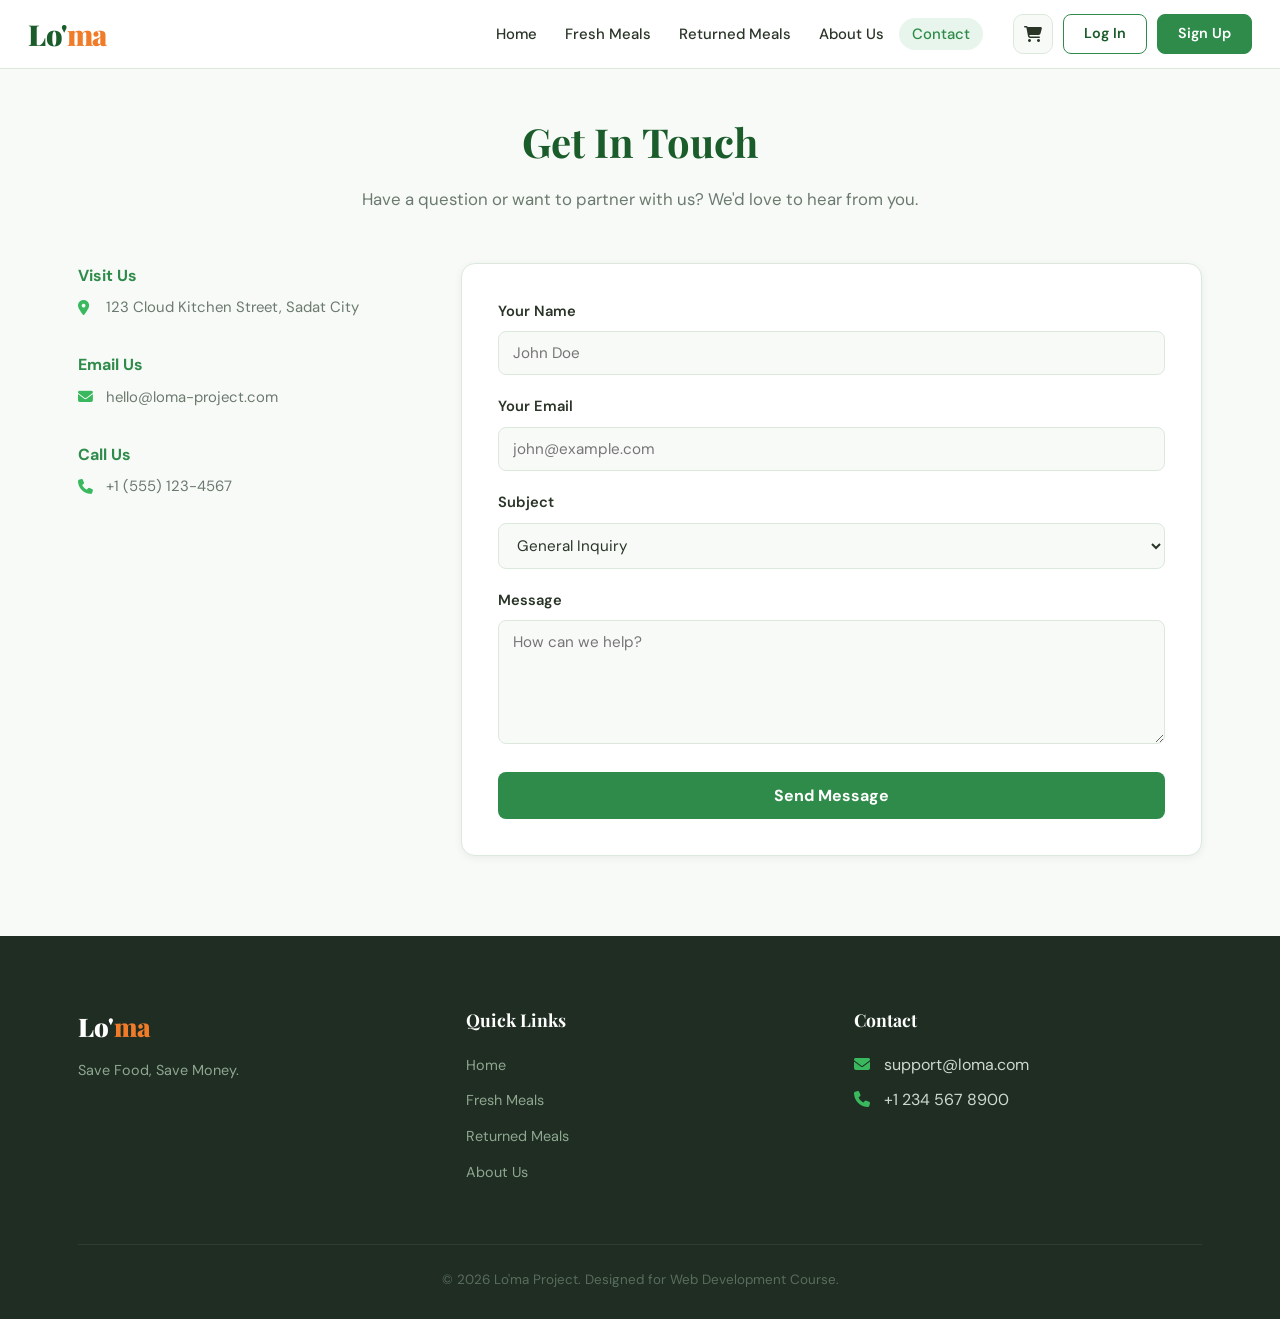
<file: frontend/Frontend Loma_web/lo-ma-cloud-kitchen2-main/contact.html>
<!DOCTYPE html>
<html lang="en">
<head>
  <meta charset="UTF-8"/>
  <meta name="viewport" content="width=device-width, initial-scale=1.0"/>
  <title>Contact — Lo'ma</title>
  <link rel="stylesheet" href="style.css"/>
  <link rel="stylesheet" href="https://cdnjs.cloudflare.com/ajax/libs/font-awesome/6.4.0/css/all.min.css"/>
</head>
<body>
<nav class="navbar" id="navbar">
  <div class="nav-container">
    <a href="index.html" class="logo">Lo'<span>ma</span></a>
    <ul class="nav-links">
      <li><a href="index.html">Home</a></li>
      <li><a href="new_meal.html">Fresh Meals</a></li>
      <li><a href="custORrest.html">Returned Meals</a></li>
      <li><a href="about.html">About Us</a></li>
      <li class="active"><a href="contact.html">Contact</a></li>
    </ul>
    <div class="nav-auth">
      <a class="cart-icon-btn" href="#" onclick="window.lomaCart&&lomaCart.toggleSidebar();return false;" id="cartNavBtn" title="Your Cart">
        <i class="fas fa-shopping-cart"></i>
        <span class="cart-badge" id="cartBadge" style="display:none">0</span>
      </a>
      <a class="login-btn" href="login.html">Log In</a>
      <a class="signup-btn" href="signup.html">Sign Up</a>
    </div>
    <button class="hamburger" id="hamburger" aria-label="Menu"><span></span><span></span><span></span></button>
  </div>
</nav>
<ul class="mobile-menu" id="mobileMenu">
  <li><a href="index.html">Home</a></li>
  <li><a href="new_meal.html">Fresh Meals</a></li>
  <li><a href="custORrest.html">Returned Meals</a></li>
  <li><a href="about.html">About Us</a></li>
  <li class="active"><a href="contact.html">Contact</a></li>
  <div class="mobile-auth">
    <a class="login-btn" href="login.html">Log In</a>
    <a class="signup-btn" href="signup.html">Sign Up</a>
  </div>
</ul>

<section class="contact-section">
  <div class="co">
    <div class="sec-title">
      <h2>Get In Touch</h2>
      <p>Have a question or want to partner with us? We'd love to hear from you.</p>
    </div>
    <div class="contact-grid">
      <div class="contact-info">
        <div class="contact-info-item">
          <h4>Visit Us</h4>
          <p><i class="fas fa-map-marker-alt"></i> 123 Cloud Kitchen Street, Sadat City</p>
        </div>
        <div class="contact-info-item">
          <h4>Email Us</h4>
          <p><i class="fas fa-envelope"></i> hello@loma-project.com</p>
        </div>
        <div class="contact-info-item">
          <h4>Call Us</h4>
          <p><i class="fas fa-phone"></i> +1 (555) 123-4567</p>
        </div>
      </div>
      <div class="contact-form-card">
        <form id="contactForm">
          <div class="form-group2"><label for="name">Your Name</label><input type="text" id="name" class="form-control" placeholder="John Doe" required/></div>
          <div class="form-group2"><label for="email">Your Email</label><input type="email" id="email" class="form-control" placeholder="john@example.com" required/></div>
          <div class="form-group2"><label for="subject">Subject</label>
            <select id="subject" class="form-control">
              <option>General Inquiry</option>
              <option>Order Issue</option>
              <option>Partner with us</option>
            </select>
          </div>
          <div class="form-group2"><label for="message">Message</label><textarea id="message" class="form-control" rows="5" placeholder="How can we help?" required></textarea></div>
          <button type="submit" class="btnn btnn-primary" style="width:100%">Send Message</button>
        </form>
      </div>
    </div>
  </div>
</section>

<footer>
  <div class="co">
    <div class="footer-content">
      <div class="footer-col"><div class="footer-logo">Lo'<span>ma</span></div><p>Save Food, Save Money.</p></div>
      <div class="footer-col"><h3>Quick Links</h3><ul><li><a href="index.html">Home</a></li><li><a href="new_meal.html">Fresh Meals</a></li><li><a href="custORrest.html">Returned Meals</a></li><li><a href="about.html">About Us</a></li></ul></div>
      <div class="footer-col"><h3>Contact</h3><ul><li><i class="fas fa-envelope"></i> support@loma.com</li><li><i class="fas fa-phone"></i> +1 234 567 8900</li></ul></div>
    </div>
    <div class="copyright"><p>&copy; 2026 Lo'ma Project. Designed for Web Development Course.</p></div>
  </div>
</footer>
<script src="main.js"></script>
<script src="cart.js"></script>
<script src="modal.js"></script>
<script type="module">
  import { initContactForm } from './js/contact.js';
  import './js/state.js';
  document.addEventListener('DOMContentLoaded', initContactForm);
</script>
</body>
</html>
</file>
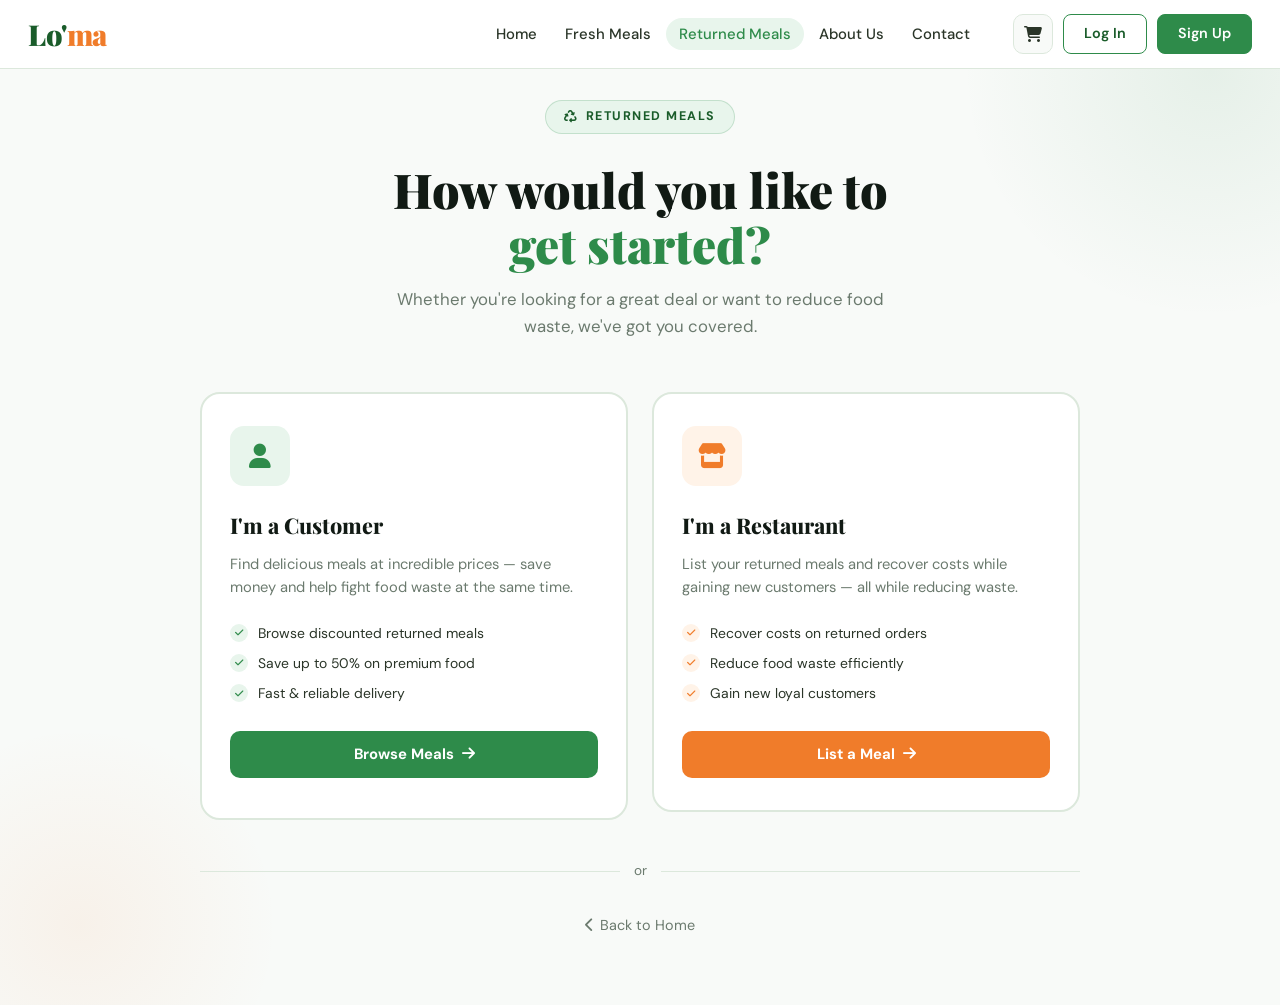
<file: frontend/Frontend Loma_web/lo-ma-cloud-kitchen2-main/custORrest.html>
<!DOCTYPE html>
<html lang="en">
<head>
  <meta charset="UTF-8"/>
  <meta name="viewport" content="width=device-width, initial-scale=1.0"/>
  <title>Welcome — Lo'ma</title>
  <link rel="stylesheet" href="style.css"/>
  <link rel="stylesheet" href="https://cdnjs.cloudflare.com/ajax/libs/font-awesome/6.4.0/css/all.min.css"/>
  <style>
    .role-page{min-height:100vh;display:flex;align-items:center;justify-content:center;padding:100px 24px 60px;background:var(--bg);position:relative;overflow:hidden}
    .role-page::before{content:'';position:absolute;top:-180px;right:-180px;width:500px;height:500px;background:radial-gradient(circle,rgba(46,139,74,0.09) 0%,transparent 70%);border-radius:50%;pointer-events:none}
    .role-page::after{content:'';position:absolute;bottom:-120px;left:-120px;width:400px;height:400px;background:radial-gradient(circle,rgba(240,124,42,0.07) 0%,transparent 70%);border-radius:50%;pointer-events:none}
    .role-wrapper{max-width:880px;width:100%;text-align:center;position:relative;z-index:1}
    .role-eyebrow{display:inline-flex;align-items:center;gap:8px;background:var(--green-light);color:var(--green-deep);font-size:0.78rem;font-weight:700;letter-spacing:1.5px;text-transform:uppercase;padding:6px 18px;border-radius:50px;margin-bottom:28px;border:1px solid rgba(46,139,74,0.2)}
    .role-title{font-family:var(--font-display);font-size:clamp(2rem,4.5vw,3rem);font-weight:900;color:var(--dark);margin-bottom:14px;line-height:1.15}
    .role-title span{color:var(--green-mid)}
    .role-subtitle{color:var(--text-muted);font-size:1.05rem;margin-bottom:52px;max-width:500px;margin-left:auto;margin-right:auto;line-height:1.6}
    .roles-grid{display:grid;grid-template-columns:1fr 1fr;gap:24px;margin-bottom:40px}
    @media(max-width:620px){.roles-grid{grid-template-columns:1fr}}
    .role-card-new{display:flex;flex-direction:column;align-items:flex-start;background:var(--white);border:2px solid var(--border);border-radius:20px;padding:32px 28px;text-decoration:none;color:inherit;position:relative;overflow:hidden;transition:all 0.32s cubic-bezier(.4,0,.2,1);text-align:left}
    .role-card-new:hover{transform:translateY(-8px);box-shadow:0 20px 56px rgba(0,0,0,0.11)}
    .role-card-new.customer:hover{border-color:var(--green-mid)}
    .role-card-new.restaurant:hover{border-color:var(--orange)}
    .role-arrow-badge{position:absolute;top:24px;right:24px;width:34px;height:34px;border-radius:50%;display:flex;align-items:center;justify-content:center;font-size:0.82rem;opacity:0;transform:translateX(-8px);transition:all 0.28s ease}
    .customer .role-arrow-badge{background:var(--green-light);color:var(--green-mid)}
    .restaurant .role-arrow-badge{background:var(--orange-light);color:var(--orange)}
    .role-card-new:hover .role-arrow-badge{opacity:1;transform:translateX(0)}
    .role-icon-wrap{width:60px;height:60px;border-radius:14px;display:flex;align-items:center;justify-content:center;font-size:1.55rem;margin-bottom:22px;transition:transform 0.3s ease}
    .role-card-new:hover .role-icon-wrap{transform:scale(1.08)}
    .customer .role-icon-wrap{background:var(--green-light);color:var(--green-mid)}
    .restaurant .role-icon-wrap{background:var(--orange-light);color:var(--orange)}
    .role-card-title{font-family:var(--font-display);font-size:1.35rem;font-weight:800;color:var(--dark);margin-bottom:10px}
    .role-card-desc{color:var(--text-muted);font-size:0.92rem;line-height:1.6;margin-bottom:22px}
    .role-features{display:flex;flex-direction:column;gap:8px;margin-bottom:26px;width:100%}
    .role-feature{display:flex;align-items:center;gap:10px;font-size:0.87rem;color:var(--text)}
    .role-feature .feat-dot{width:18px;height:18px;border-radius:50%;display:flex;align-items:center;justify-content:center;font-size:0.6rem;flex-shrink:0}
    .customer .feat-dot{background:var(--green-light);color:var(--green-mid)}
    .restaurant .feat-dot{background:var(--orange-light);color:var(--orange)}
    .role-cta-btn{display:flex;align-items:center;justify-content:center;gap:8px;font-weight:700;font-size:0.93rem;padding:12px 22px;border-radius:10px;border:none;transition:all 0.26s ease;width:100%;text-decoration:none;cursor:pointer}
    .customer .role-cta-btn{background:var(--green-mid);color:#fff}
    .customer .role-cta-btn:hover{background:var(--green-deep)}
    .restaurant .role-cta-btn{background:var(--orange);color:#fff}
    .restaurant .role-cta-btn:hover{background:#d4691f}
    .role-divider{display:flex;align-items:center;gap:14px;color:var(--text-muted);font-size:0.85rem;margin-bottom:24px}
    .role-divider::before,.role-divider::after{content:'';flex:1;height:1px;background:var(--border)}
    .role-back{color:var(--text-muted);font-size:0.9rem;text-decoration:none;display:inline-flex;align-items:center;gap:6px;transition:color 0.2s;padding:8px 16px;border-radius:8px}
    .role-back:hover{color:var(--green-mid);background:var(--green-light)}
  </style>
</head>
<body>
<nav class="navbar" id="navbar">
  <div class="nav-container">
    <a href="index.html" class="logo">Lo'<span>ma</span></a>
    <ul class="nav-links">
      <li><a href="index.html">Home</a></li>
      <li><a href="new_meal.html">Fresh Meals</a></li>
      <li class="active"><a href="custORrest.html">Returned Meals</a></li>
      <li><a href="about.html">About Us</a></li>
      <li><a href="contact.html">Contact</a></li>
    </ul>
    <div class="nav-auth">
      <a class="cart-icon-btn" href="#" id="cartNavBtn" title="Your Cart">
        <i class="fas fa-shopping-cart"></i>
        <span class="cart-badge" id="cartBadge" style="display:none">0</span>
      </a>
      <a class="login-btn" href="login.html">Log In</a>
      <a class="signup-btn" href="signup.html">Sign Up</a>
    </div>
    <button class="hamburger" id="hamburger" aria-label="Menu"><span></span><span></span><span></span></button>
  </div>
</nav>
<ul class="mobile-menu" id="mobileMenu">
  <li><a href="index.html">Home</a></li>
  <li><a href="new_meal.html">Fresh Meals</a></li>
  <li class="active"><a href="custORrest.html">Returned Meals</a></li>
  <li><a href="about.html">About Us</a></li>
  <li><a href="contact.html">Contact</a></li>
  <div class="mobile-auth">
    <a class="login-btn" href="login.html">Log In</a>
    <a class="signup-btn" href="signup.html">Sign Up</a>
  </div>
</ul>

<div class="role-page">
  <div class="role-wrapper">
    <div class="role-eyebrow"><i class="fas fa-recycle"></i> Returned Meals</div>
    <h1 class="role-title">How would you like to<br/><span>get started?</span></h1>
    <p class="role-subtitle">Whether you're looking for a great deal or want to reduce food waste, we've got you covered.</p>

    <div class="roles-grid">
      <a href="return_meal.html" class="role-card-new customer">
        <div class="role-arrow-badge"><i class="fas fa-arrow-right"></i></div>
        <div class="role-icon-wrap"><i class="fas fa-user"></i></div>
        <div class="role-card-title">I'm a Customer</div>
        <p class="role-card-desc">Find delicious meals at incredible prices — save money and help fight food waste at the same time.</p>
        <div class="role-features">
          <div class="role-feature"><span class="feat-dot"><i class="fas fa-check"></i></span> Browse discounted returned meals</div>
          <div class="role-feature"><span class="feat-dot"><i class="fas fa-check"></i></span> Save up to 50% on premium food</div>
          <div class="role-feature"><span class="feat-dot"><i class="fas fa-check"></i></span> Fast & reliable delivery</div>
        </div>
        <span class="role-cta-btn">Browse Meals <i class="fas fa-arrow-right"></i></span>
      </a>

      <a href="restaurant_dashboard.html" class="role-card-new restaurant">
        <div class="role-arrow-badge"><i class="fas fa-arrow-right"></i></div>
        <div class="role-icon-wrap"><i class="fas fa-store"></i></div>
        <div class="role-card-title">I'm a Restaurant</div>
        <p class="role-card-desc">List your returned meals and recover costs while gaining new customers — all while reducing waste.</p>
        <div class="role-features">
          <div class="role-feature"><span class="feat-dot"><i class="fas fa-check"></i></span> Recover costs on returned orders</div>
          <div class="role-feature"><span class="feat-dot"><i class="fas fa-check"></i></span> Reduce food waste efficiently</div>
          <div class="role-feature"><span class="feat-dot"><i class="fas fa-check"></i></span> Gain new loyal customers</div>
        </div>
        <span class="role-cta-btn">List a Meal <i class="fas fa-arrow-right"></i></span>
      </a>
    </div>

    <div class="role-divider">or</div>
    <a href="index.html" class="role-back"><i class="fas fa-chevron-left"></i> Back to Home</a>
  </div>
</div>

<script src="main.js"></script>
<script type="module" src="js/api.js"></script>
<script type="module" src="js/state.js"></script>
<script src="cart.js"></script>
<script src="modal.js"></script>
<script>
  document.addEventListener('DOMContentLoaded', () => {
    const cartBtn = document.getElementById('cartNavBtn');
    if (cartBtn) {
      cartBtn.addEventListener('click', (e) => {
        e.preventDefault();
        if (window.lomaCart) window.lomaCart.toggleSidebar();
      });
    }
  });
</script>
</body>
</html>
</file>
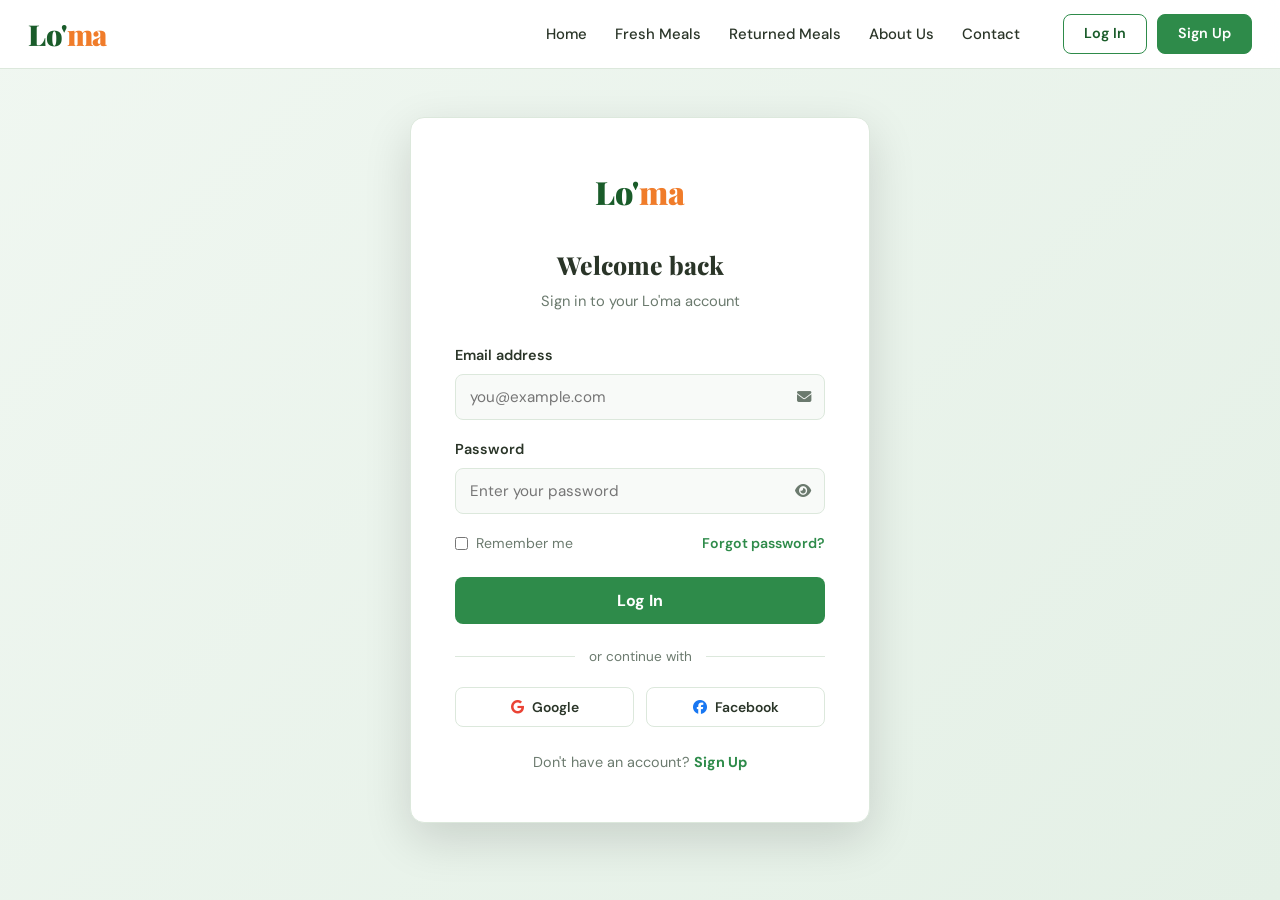
<file: frontend/Frontend Loma_web/lo-ma-cloud-kitchen2-main/login.html>
<!DOCTYPE html>
<html lang="en">
<head>
  <meta charset="UTF-8"/>
  <meta name="viewport" content="width=device-width, initial-scale=1.0"/>
  <title>Log In — Lo'ma</title>
  <link rel="stylesheet" href="style.css"/>
  <link rel="stylesheet" href="https://cdnjs.cloudflare.com/ajax/libs/font-awesome/6.4.0/css/all.min.css"/>
</head>
<body>
<nav class="navbar" id="navbar">
  <div class="nav-container">
    <a href="index.html" class="logo">Lo'<span>ma</span></a>
    <ul class="nav-links">
      <li><a href="index.html">Home</a></li>
      <li><a href="new_meal.html">Fresh Meals</a></li>
      <li><a href="return_meal.html">Returned Meals</a></li>
      <li><a href="about.html">About Us</a></li>
      <li><a href="contact.html">Contact</a></li>
    </ul>
    <div class="nav-auth">
      <a class="login-btn" href="login.html">Log In</a>
      <a class="signup-btn" href="signup.html">Sign Up</a>
    </div>
    <button class="hamburger" id="hamburger" aria-label="Menu"><span></span><span></span><span></span></button>
  </div>
</nav>
<ul class="mobile-menu" id="mobileMenu">
  <li><a href="index.html">Home</a></li>
  <li><a href="new_meal.html">Fresh Meals</a></li>
  <li><a href="return_meal.html">Returned Meals</a></li>
  <li><a href="about.html">About Us</a></li>
  <li><a href="contact.html">Contact</a></li>
  <div class="mobile-auth">
    <a class="login-btn" href="login.html">Log In</a>
    <a class="signup-btn" href="signup.html">Sign Up</a>
  </div>
</ul>

<div class="auth-page">
  <div class="auth-card">
    <div class="auth-logo">
      <a href="index.html">Lo'<span>ma</span></a>
    </div>
    <h2>Welcome back</h2>
    <p class="auth-subtitle">Sign in to your Lo'ma account</p>

    <form id="loginForm">
      <div class="auth-form-group">
        <label for="email">Email address</label>
        <div class="auth-input-wrap">
          <input type="email" id="email" class="auth-input" placeholder="you@example.com" required/>
          <i class="fas fa-envelope"></i>
        </div>
      </div>
      <div class="auth-form-group">
        <label for="password">Password</label>
        <div class="auth-input-wrap">
          <input type="password" id="password" class="auth-input" placeholder="Enter your password" required/>
          <i class="fas fa-eye" id="togglePwd" onclick="togglePassword('password','togglePwd')"></i>
        </div>
      </div>
      <div class="auth-row">
        <label class="auth-check"><input type="checkbox"/> Remember me</label>
        <a href="#" class="auth-forgot">Forgot password?</a>
      </div>
      <button type="submit" class="auth-btn">Log In</button>
    </form>

    <div class="auth-divider">or continue with</div>
    <div class="auth-social">
      <button class="auth-social-btn"><i class="fab fa-google" style="color:#ea4335"></i> Google</button>
      <button class="auth-social-btn"><i class="fab fa-facebook" style="color:#1877f2"></i> Facebook</button>
    </div>

    <p class="auth-switch">Don't have an account? <a href="signup.html">Sign Up</a></p>
  </div>
</div>

<script src="main.js"></script>
<script type="module">
  import { handleLogin } from './js/auth.js';
  import './js/state.js';

  document.addEventListener('DOMContentLoaded', () => {
    const loginForm = document.getElementById('loginForm');
    loginForm.addEventListener('submit', (e) => {
      e.preventDefault();
      const email = document.getElementById('email').value;
      const password = document.getElementById('password').value;
      handleLogin(email, password);
    });
  });

  window.togglePassword = function(inputId, iconId) {
    const input = document.getElementById(inputId);
    const icon = document.getElementById(iconId);
    if (input.type === 'password') {
      input.type = 'text';
      icon.classList.replace('fa-eye', 'fa-eye-slash');
    } else {
      input.type = 'password';
      icon.classList.replace('fa-eye-slash', 'fa-eye');
    }
  };
</script>
</body>
</html>
</file>
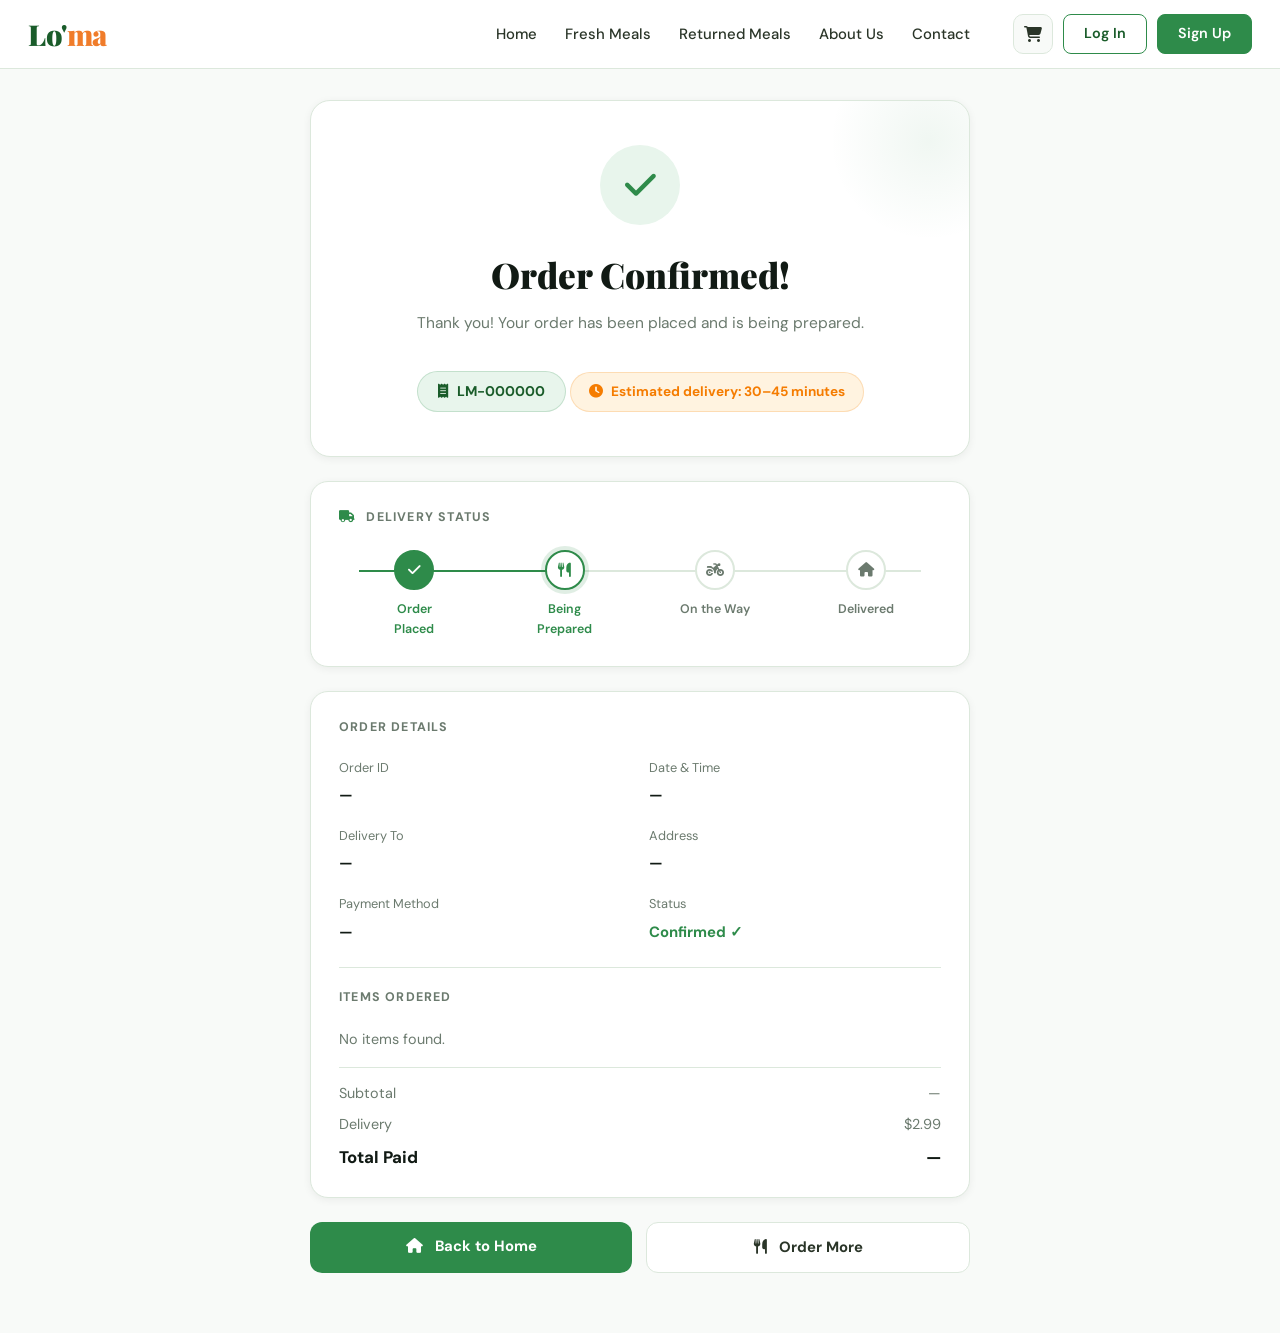
<file: frontend/Frontend Loma_web/lo-ma-cloud-kitchen2-main/order-confirm.html>
<!DOCTYPE html>
<html lang="en">
<head>
  <meta charset="UTF-8"/>
  <meta name="viewport" content="width=device-width, initial-scale=1.0"/>
  <title>Order Confirmed — Lo'ma</title>
  <link rel="stylesheet" href="style.css"/>
  <link rel="stylesheet" href="https://cdnjs.cloudflare.com/ajax/libs/font-awesome/6.4.0/css/all.min.css"/>
  <style>
    .confirm-page{min-height:100vh;padding:100px 24px 60px;background:var(--bg);display:flex;align-items:flex-start;justify-content:center}
    .confirm-wrapper{max-width:660px;width:100%}

    /* Success header */
    .confirm-hero{text-align:center;padding:44px 24px;background:var(--white);border:1px solid var(--border);border-radius:20px;box-shadow:var(--shadow-sm);margin-bottom:24px;position:relative;overflow:hidden}
    .confirm-hero::before{content:'';position:absolute;top:-60px;right:-60px;width:200px;height:200px;background:radial-gradient(circle,rgba(46,139,74,0.07) 0%,transparent 70%);border-radius:50%}
    .confirm-check{width:80px;height:80px;border-radius:50%;background:var(--green-light);color:var(--green-mid);font-size:2.2rem;display:flex;align-items:center;justify-content:center;margin:0 auto 22px;animation:checkPop 0.5s cubic-bezier(.4,0,.2,1) both}
    @keyframes checkPop{0%{transform:scale(0);opacity:0}60%{transform:scale(1.2)}100%{transform:scale(1);opacity:1}}
    .confirm-hero h1{font-family:var(--font-display);font-size:clamp(1.7rem,3vw,2.2rem);font-weight:900;color:var(--dark);margin-bottom:8px}
    .confirm-hero p{color:var(--text-muted);font-size:0.97rem;margin-bottom:22px}
    .confirm-order-id{display:inline-flex;align-items:center;gap:8px;background:var(--green-light);color:var(--green-deep);font-weight:700;font-size:0.88rem;padding:8px 20px;border-radius:50px;border:1px solid rgba(46,139,74,0.2)}

    /* Steps progress */
    .delivery-steps{background:var(--white);border:1px solid var(--border);border-radius:18px;padding:26px 28px;margin-bottom:24px;box-shadow:var(--shadow-sm)}
    .delivery-steps h3{font-size:0.78rem;font-weight:700;letter-spacing:1.2px;text-transform:uppercase;color:var(--text-muted);margin-bottom:22px}
    .d-steps{display:flex;justify-content:space-between;align-items:flex-start;position:relative}
    .d-steps::before{content:'';position:absolute;top:20px;left:20px;right:20px;height:2px;background:var(--border);z-index:0}
    .d-steps-progress{position:absolute;top:20px;left:20px;height:2px;background:var(--green-mid);z-index:1;transition:width 1s ease;width:33%}
    .d-step{display:flex;flex-direction:column;align-items:center;gap:10px;position:relative;z-index:2;flex:1}
    .d-step-circle{width:40px;height:40px;border-radius:50%;border:2px solid var(--border);background:var(--white);display:flex;align-items:center;justify-content:center;font-size:0.9rem;color:var(--text-muted);transition:var(--transition)}
    .d-step.done .d-step-circle{background:var(--green-mid);border-color:var(--green-mid);color:#fff}
    .d-step.active .d-step-circle{border-color:var(--green-mid);color:var(--green-mid);box-shadow:0 0 0 4px rgba(46,139,74,0.15);animation:pulse 1.5s infinite}
    @keyframes pulse{0%,100%{box-shadow:0 0 0 4px rgba(46,139,74,0.15)}50%{box-shadow:0 0 0 8px rgba(46,139,74,0.08)}}
    .d-step-label{font-size:0.78rem;font-weight:600;color:var(--text-muted);text-align:center;max-width:70px}
    .d-step.done .d-step-label,.d-step.active .d-step-label{color:var(--green-mid)}

    /* Order details */
    .order-details{background:var(--white);border:1px solid var(--border);border-radius:18px;padding:26px 28px;margin-bottom:24px;box-shadow:var(--shadow-sm)}
    .od-title{font-size:0.78rem;font-weight:700;letter-spacing:1.2px;text-transform:uppercase;color:var(--text-muted);margin-bottom:20px}
    .od-grid{display:grid;grid-template-columns:1fr 1fr;gap:18px;margin-bottom:22px}
    @media(max-width:480px){.od-grid{grid-template-columns:1fr}}
    .od-item label{display:block;font-size:0.8rem;color:var(--text-muted);margin-bottom:4px}
    .od-item strong{font-size:0.93rem;color:var(--dark);font-weight:700}
    .od-divider{height:1px;background:var(--border);margin:20px 0}
    .od-items{display:flex;flex-direction:column;gap:12px}
    .od-meal{display:flex;justify-content:space-between;align-items:center}
    .od-meal-name{font-size:0.9rem;font-weight:600;color:var(--dark)}
    .od-meal-meta{font-size:0.8rem;color:var(--text-muted)}
    .od-meal-price{font-size:0.92rem;font-weight:700;color:var(--dark)}
    .od-totals{margin-top:16px;border-top:1px solid var(--border);padding-top:14px}
    .od-row{display:flex;justify-content:space-between;font-size:0.9rem;color:var(--text-muted);margin-bottom:8px}
    .od-row.saving{color:var(--green-mid);font-weight:600}
    .od-row.total{font-size:1.05rem;font-weight:800;color:var(--dark);margin-bottom:0;margin-top:6px}

    /* Actions */
    .confirm-actions{display:flex;gap:14px;flex-wrap:wrap}
    .ca-btn{flex:1;min-width:140px;padding:13px 22px;border-radius:12px;font-weight:700;font-size:0.93rem;text-align:center;text-decoration:none;transition:var(--transition);cursor:pointer;border:none;font-family:var(--font-body)}
    .ca-btn.primary{background:var(--green-mid);color:#fff}
    .ca-btn.primary:hover{background:var(--green-deep);transform:translateY(-2px);box-shadow:0 8px 24px rgba(46,139,74,0.3)}
    .ca-btn.outline{background:var(--white);color:var(--text);border:1.5px solid var(--border)}
    .ca-btn.outline:hover{border-color:var(--green-mid);color:var(--green-mid);background:var(--green-light)}
    .eta-badge{display:inline-flex;align-items:center;gap:8px;background:#fff3e0;color:#f57c00;font-size:0.85rem;font-weight:700;padding:8px 18px;border-radius:50px;border:1px solid rgba(245,124,0,0.2);margin-top:14px}
  </style>
</head>
<body>
<nav class="navbar" id="navbar">
  <div class="nav-container">
    <a href="index.html" class="logo">Lo'<span>ma</span></a>
    <ul class="nav-links">
      <li><a href="index.html">Home</a></li>
      <li><a href="new_meal.html">Fresh Meals</a></li>
      <li><a href="custORrest.html">Returned Meals</a></li>
      <li><a href="about.html">About Us</a></li>
      <li><a href="contact.html">Contact</a></li>
    </ul>
    <div class="nav-auth">
      <a class="cart-icon-btn" href="#" onclick="window.lomaCart&&lomaCart.toggleSidebar();return false;" id="cartNavBtn" title="Your Cart">
        <i class="fas fa-shopping-cart"></i>
        <span class="cart-badge" id="cartBadge" style="display:none">0</span>
      </a>
      <a class="login-btn" href="login.html">Log In</a>
      <a class="signup-btn" href="signup.html">Sign Up</a>
    </div>
    <button class="hamburger" id="hamburger" aria-label="Menu"><span></span><span></span><span></span></button>
  </div>
</nav>
<ul class="mobile-menu" id="mobileMenu">
  <li><a href="index.html">Home</a></li>
  <li><a href="new_meal.html">Fresh Meals</a></li>
  <li><a href="custORrest.html">Returned Meals</a></li>
  <li><a href="about.html">About Us</a></li>
  <li><a href="contact.html">Contact</a></li>
  <div class="mobile-auth">
    <a class="login-btn" href="login.html">Log In</a>
    <a class="signup-btn" href="signup.html">Sign Up</a>
  </div>
</ul>

<div class="confirm-page">
  <div class="confirm-wrapper">
    <!-- Hero -->
    <div class="confirm-hero">
      <div class="confirm-check"><i class="fas fa-check"></i></div>
      <h1>Order Confirmed!</h1>
      <p>Thank you! Your order has been placed and is being prepared.</p>
      <div class="confirm-order-id"><i class="fas fa-receipt"></i> <span id="orderIdDisplay">LM-000000</span></div>
      <div class="eta-badge"><i class="fas fa-clock"></i> Estimated delivery: 30–45 minutes</div>
    </div>

    <!-- Delivery steps -->
    <div class="delivery-steps">
      <h3><i class="fas fa-truck" style="color:var(--green-mid);margin-right:6px"></i> Delivery Status</h3>
      <div class="d-steps">
        <div class="d-steps-progress" id="stepsProgress"></div>
        <div class="d-step done">
          <div class="d-step-circle"><i class="fas fa-check"></i></div>
          <div class="d-step-label">Order Placed</div>
        </div>
        <div class="d-step active">
          <div class="d-step-circle"><i class="fas fa-utensils"></i></div>
          <div class="d-step-label">Being Prepared</div>
        </div>
        <div class="d-step">
          <div class="d-step-circle"><i class="fas fa-motorcycle"></i></div>
          <div class="d-step-label">On the Way</div>
        </div>
        <div class="d-step">
          <div class="d-step-circle"><i class="fas fa-home"></i></div>
          <div class="d-step-label">Delivered</div>
        </div>
      </div>
    </div>

    <!-- Order details -->
    <div class="order-details">
      <div class="od-title">Order Details</div>
      <div class="od-grid">
        <div class="od-item"><label>Order ID</label><strong id="detOrderId">—</strong></div>
        <div class="od-item"><label>Date & Time</label><strong id="detDate">—</strong></div>
        <div class="od-item"><label>Delivery To</label><strong id="detName">—</strong></div>
        <div class="od-item"><label>Address</label><strong id="detAddress">—</strong></div>
        <div class="od-item"><label>Payment Method</label><strong id="detPayment">—</strong></div>
        <div class="od-item"><label>Status</label><strong style="color:var(--green-mid)">Confirmed ✓</strong></div>
      </div>
      <div class="od-divider"></div>
      <div class="od-title">Items Ordered</div>
      <div class="od-items" id="detItems"><p style="color:var(--text-muted);font-size:0.9rem">No items found.</p></div>
      <div class="od-totals">
        <div class="od-row"><span>Subtotal</span><span id="detSubtotal">—</span></div>
        <div class="od-row saving" id="detSavingRow" style="display:none"><span><i class="fas fa-tag"></i> You saved</span><span id="detSaving">—</span></div>
        <div class="od-row"><span>Delivery</span><span>$2.99</span></div>
        <div class="od-row total"><span>Total Paid</span><span id="detTotal">—</span></div>
      </div>
    </div>

    <!-- Actions -->
    <div class="confirm-actions">
      <a href="index.html" class="ca-btn primary"><i class="fas fa-home" style="margin-right:8px"></i> Back to Home</a>
      <a href="return_meal.html" class="ca-btn outline"><i class="fas fa-utensils" style="margin-right:8px"></i> Order More</a>
    </div>
  </div>
</div>

<script src="main.js"></script>
<script src="cart.js"></script>
<script src="modal.js"></script>
<script>
  const PAYMENT_LABELS = { cod: 'Cash on Delivery', card: 'Credit / Debit Card', wallet: 'Digital Wallet' };

  function loadOrder() {
    const order = JSON.parse(localStorage.getItem('lomaOrder') || 'null');
    if (!order) return;

    document.getElementById('orderIdDisplay').textContent = order.orderId;
    document.getElementById('detOrderId').textContent = order.orderId;
    document.getElementById('detDate').textContent = order.date;
    document.getElementById('detName').textContent = `${order.fname} ${order.lname}`;
    document.getElementById('detAddress').textContent = order.address;
    document.getElementById('detPayment').textContent = PAYMENT_LABELS[order.method] || order.method;
    document.getElementById('detSubtotal').textContent = '$' + order.subtotal;
    document.getElementById('detTotal').textContent = '$' + order.total;

    if (order.cart && order.cart.length > 0) {
      const orig = order.cart.reduce((s, i) => s + i.originalPrice * i.qty, 0);
      const sub = parseFloat(order.subtotal);
      const saved = orig - sub;
      if (saved > 0.01) {
        document.getElementById('detSaving').textContent = '-$' + saved.toFixed(2);
        document.getElementById('detSavingRow').style.display = 'flex';
      }
      document.getElementById('detItems').innerHTML = order.cart.map(item => `
        <div class="od-meal">
          <div>
            <div class="od-meal-name">${item.name} <span style="color:var(--text-muted);font-weight:400">×${item.qty}</span></div>
            <div class="od-meal-meta">${item.restaurant}</div>
          </div>
          <div class="od-meal-price">$${(item.price * item.qty).toFixed(2)}</div>
        </div>
      `).join('');
    }

    // Clean up storage
    localStorage.removeItem('lomaOrder');
  }

  document.addEventListener('DOMContentLoaded', loadOrder);
</script>
</body>
</html>
</file>
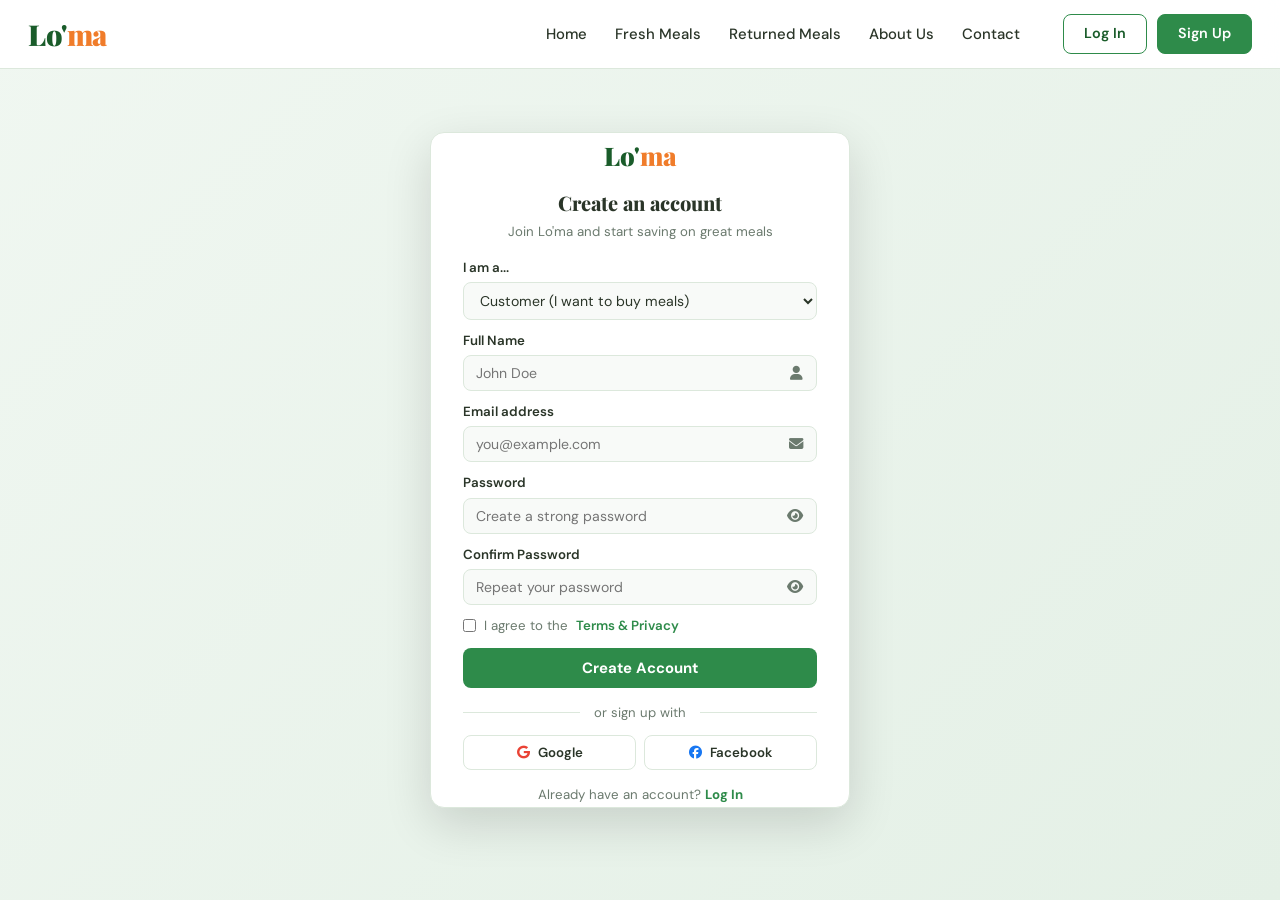
<file: frontend/Frontend Loma_web/lo-ma-cloud-kitchen2-main/signup.html>
<!DOCTYPE html>
<html lang="en">
<head>
  <meta charset="UTF-8"/>
  <meta name="viewport" content="width=device-width, initial-scale=1.0"/>
  <title>Sign Up — Lo'ma</title>
  <link rel="stylesheet" href="style.css"/>
  <link rel="stylesheet" href="https://cdnjs.cloudflare.com/ajax/libs/font-awesome/6.4.0/css/all.min.css"/>
</head>
<body>
<nav class="navbar" id="navbar">
  <div class="nav-container">
    <a href="index.html" class="logo">Lo'<span>ma</span></a>
    <ul class="nav-links">
      <li><a href="index.html">Home</a></li>
      <li><a href="new_meal.html">Fresh Meals</a></li>
      <li><a href="return_meal.html">Returned Meals</a></li>
      <li><a href="about.html">About Us</a></li>
      <li><a href="contact.html">Contact</a></li>
    </ul>
    <div class="nav-auth">
      <a class="login-btn" href="login.html">Log In</a>
      <a class="signup-btn" href="signup.html">Sign Up</a>
    </div>
    <button class="hamburger" id="hamburger" aria-label="Menu"><span></span><span></span><span></span></button>
  </div>
</nav>
<ul class="mobile-menu" id="mobileMenu">
  <li><a href="index.html">Home</a></li>
  <li><a href="new_meal.html">Fresh Meals</a></li>
  <li><a href="return_meal.html">Returned Meals</a></li>
  <li><a href="about.html">About Us</a></li>
  <li><a href="contact.html">Contact</a></li>
  <div class="mobile-auth">
    <a class="login-btn" href="login.html">Log In</a>
    <a class="signup-btn" href="signup.html">Sign Up</a>
  </div>
</ul>

<style>
  /* Compact signup card */
  .signup-card {
    padding: 2px 32px !important;
    max-width: 420px !important;
  }
  .signup-card .auth-logo { margin-bottom: 12px; }
  .signup-card .auth-logo a { font-size: 1.6rem; }
  .signup-card h2 { font-size: 1.25rem !important; margin-bottom: 2px !important; }
  .signup-card .auth-subtitle { font-size: 0.83rem !important; margin-bottom: 14px !important; }
  .signup-card .auth-form-group { margin-bottom: 10px; }
  .signup-card .auth-form-group label { font-size: 0.83rem; margin-bottom: 4px; }
  .signup-card .auth-input { padding: 8px 36px 8px 12px !important; font-size: 0.88rem !important; }
  .signup-card .auth-btn { padding: 10px; font-size: 0.93rem; margin-bottom: 14px; }
  .signup-card .auth-divider { margin-bottom: 12px; font-size: 0.82rem; }
  .signup-card .auth-social { margin-bottom: 14px; gap: 8px; }
  .signup-card .auth-social-btn { padding: 8px; font-size: 0.83rem; }
  .signup-card .auth-switch { font-size: 0.83rem; }
  .signup-card .auth-row { margin-bottom: 12px; }
  .signup-card .auth-check { font-size: 0.83rem; }
</style>

<div class="auth-page">
  <div class="auth-card signup-card">
    <div class="auth-logo">
      <a href="index.html">Lo'<span>ma</span></a>
    </div>
    <h2>Create an account</h2>
    <p class="auth-subtitle">Join Lo'ma and start saving on great meals</p>

    <form id="signupForm">
      <div class="auth-form-group">
        <label for="role">I am a...</label>
        <div class="auth-input-wrap">
          <select id="role" class="auth-input" style="padding-left:12px !important">
            <option value="customer">Customer (I want to buy meals)</option>
            <option value="restaurant">Restaurant (I want to list meals)</option>
          </select>
        </div>
      </div>
      <div class="auth-form-group">
        <label for="fullname">Full Name</label>
        <div class="auth-input-wrap">
          <input type="text" id="fullname" class="auth-input" placeholder="John Doe" required/>
          <i class="fas fa-user"></i>
        </div>
      </div>
      <div class="auth-form-group">
        <label for="email">Email address</label>
        <div class="auth-input-wrap">
          <input type="email" id="email" class="auth-input" placeholder="you@example.com" required/>
          <i class="fas fa-envelope"></i>
        </div>
      </div>
      <div class="auth-form-group">
        <label for="password">Password</label>
        <div class="auth-input-wrap">
          <input type="password" id="password" class="auth-input" placeholder="Create a strong password" required/>
          <i class="fas fa-eye" id="togglePwd" onclick="togglePassword('password','togglePwd')"></i>
        </div>
      </div>
      <div class="auth-form-group">
        <label for="confirm">Confirm Password</label>
        <div class="auth-input-wrap">
          <input type="password" id="confirm" class="auth-input" placeholder="Repeat your password" required/>
          <i class="fas fa-eye" id="toggleConfirm" onclick="togglePassword('confirm','toggleConfirm')"></i>
        </div>
      </div>
      <div class="auth-row">
        <label class="auth-check"><input type="checkbox" required/> I agree to the <a href="#" style="color:var(--green-mid);font-weight:600">Terms &amp; Privacy</a></label>
      </div>
      <button type="submit" class="auth-btn">Create Account</button>
    </form>

    <div class="auth-divider">or sign up with</div>
    <div class="auth-social">
      <button class="auth-social-btn"><i class="fab fa-google" style="color:#ea4335"></i> Google</button>
      <button class="auth-social-btn"><i class="fab fa-facebook" style="color:#1877f2"></i> Facebook</button>
    </div>

    <p class="auth-switch">Already have an account? <a href="login.html">Log In</a></p>
  </div>
</div>

<script src="main.js"></script>
<script type="module">
  import { handleSignup } from './js/auth.js';
  import './js/state.js';

  document.addEventListener('DOMContentLoaded', () => {
    const signupForm = document.getElementById('signupForm');
    signupForm.addEventListener('submit', (e) => {
      e.preventDefault();
      
      const password = document.getElementById('password').value;
      const confirm = document.getElementById('confirm').value;
      
      if (password !== confirm) {
        window.appState.showFeedback("Passwords do not match!", "error");
        return;
      }

      const userData = {
        name: document.getElementById('fullname').value,
        email: document.getElementById('email').value,
        password: password,
        role: document.getElementById('role').value
      };
      
      handleSignup(userData);
    });
  });

  window.togglePassword = function(inputId, iconId) {
    const input = document.getElementById(inputId);
    const icon = document.getElementById(iconId);
    if (input.type === 'password') {
      input.type = 'text';
      icon.classList.replace('fa-eye', 'fa-eye-slash');
    } else {
      input.type = 'password';
      icon.classList.replace('fa-eye-slash', 'fa-eye');
    }
  };
</script>
</body>
</html>
</file>
<file: frontend/Frontend Loma_web/lo-ma-cloud-kitchen2-main/style.css>
@import url('https://fonts.googleapis.com/css2?family=Playfair+Display:wght@700;900&family=DM+Sans:wght@300;400;500;600;700&display=swap');

:root {
  --green-deep:    #1a5c2a;
  --green-mid:     #2e8b4a;
  --green-bright:  #3ab85e;
  --green-light:   #e8f5ec;
  --orange:        #f07c2a;
  --orange-light:  #fff3e8;
  --dark:          #111a14;
  --dark-2:        #1f2d23;
  --text:          #2a3528;
  --text-muted:    #6b7a6e;
  --bg:            #f8faf8;
  --white:         #ffffff;
  --border:        #dce8dc;
  --shadow-sm:     0 2px 8px rgba(0,0,0,0.06);
  --shadow-md:     0 6px 24px rgba(0,0,0,0.10);
  --shadow-lg:     0 16px 48px rgba(0,0,0,0.14);
  --radius:        14px;
  --radius-sm:     8px;
  --transition:    all 0.28s cubic-bezier(.4,0,.2,1);
  --font-display:  'Playfair Display', serif;
  --font-body:     'DM Sans', sans-serif;
}

*,*::before,*::after{margin:0;padding:0;box-sizing:border-box}
html{scroll-behavior:smooth;font-size:16px}
body{font-family:var(--font-body);color:var(--text);background:var(--bg);line-height:1.6;overflow-x:hidden}
img{max-width:100%;display:block}
a{text-decoration:none;color:inherit}
ul{list-style:none}
button{cursor:pointer;font-family:var(--font-body)}

/* NAVBAR */
.navbar{background:rgba(255,255,255,0.96);backdrop-filter:blur(14px);-webkit-backdrop-filter:blur(14px);position:fixed;width:100%;top:0;left:0;border-bottom:1px solid var(--border);z-index:1000;transition:var(--transition)}
.navbar.scrolled{box-shadow:var(--shadow-md);background:rgba(255,255,255,0.99)}
.nav-container{max-width:1280px;margin:0 auto;padding:0 28px;display:flex;align-items:center;height:68px;gap:12px}
.logo{font-family:var(--font-display);font-size:1.8rem;font-weight:900;color:var(--green-deep);letter-spacing:-0.5px;flex-shrink:0}
.logo span{color:var(--orange)}
.nav-links{display:flex;align-items:center;gap:2px;margin-left:auto}
.nav-links li a{color:var(--text);font-size:0.93rem;font-weight:500;padding:6px 13px;border-radius:50px;transition:var(--transition);white-space:nowrap}
.nav-links li a:hover{color:var(--green-mid);background:var(--green-light)}
.nav-links li.active a{color:var(--green-mid);background:var(--green-light)}
.nav-auth{display:flex;align-items:center;gap:10px;margin-left:18px;flex-shrink:0}
.login-btn{background:transparent;color:var(--green-deep);border:1.5px solid var(--green-mid);font-size:0.9rem;font-weight:600;border-radius:var(--radius-sm);padding:7px 20px;transition:var(--transition);white-space:nowrap;display:inline-block}
.login-btn:hover{background:var(--green-light)}
.signup-btn{background:var(--green-mid);color:var(--white);border:1.5px solid var(--green-mid);font-size:0.9rem;font-weight:600;border-radius:var(--radius-sm);padding:7px 20px;transition:var(--transition);white-space:nowrap;display:inline-block}
.signup-btn:hover{background:var(--green-deep);border-color:var(--green-deep)}
.hamburger{display:none;flex-direction:column;gap:5px;background:none;border:none;padding:4px;margin-left:auto;cursor:pointer;z-index:1100}
.hamburger span{display:block;width:24px;height:2.5px;background:var(--text);border-radius:2px;transition:var(--transition)}
.hamburger.active span:nth-child(1){transform:translateY(7.5px) rotate(45deg)}
.hamburger.active span:nth-child(2){opacity:0;transform:scaleX(0)}
.hamburger.active span:nth-child(3){transform:translateY(-7.5px) rotate(-45deg)}
.mobile-menu{display:none;position:fixed;top:68px;left:0;right:0;background:var(--white);border-bottom:1px solid var(--border);padding:20px 24px 28px;z-index:999;box-shadow:var(--shadow-md);flex-direction:column;gap:4px}
.mobile-menu.open{display:flex}
.mobile-menu li a{display:block;padding:11px 16px;border-radius:var(--radius-sm);font-weight:500;font-size:1rem;color:var(--text);transition:var(--transition)}
.mobile-menu li a:hover,.mobile-menu li.active a{background:var(--green-light);color:var(--green-mid)}
.mobile-auth{display:flex;gap:10px;margin-top:16px;padding-top:16px;border-top:1px solid var(--border)}
.mobile-auth .login-btn,.mobile-auth .signup-btn{flex:1;text-align:center;padding:10px}

/* HERO */
.hero-section{width:100%;min-height:100vh;position:relative;display:flex;align-items:center;justify-content:center;padding-top:68px;overflow:hidden}
.hero-bg{position:absolute;inset:0;z-index:0}
.hero-image{width:100%;height:100%;object-fit:cover;position:absolute;inset:0}
/* .hero-overlay{position:absolute;inset:0;background:linear-gradient(160deg,rgba(10,25,14,0.75) 0%,rgba(42, 41, 41, 0.59) 60%,rgba(25, 17, 10, 0.78) 100%);z-index:1} */
.hero-overlay{position:absolute;inset:0;background: rgba(14, 14, 14, 0.59);z-index:1}
.hero-content{position:relative;z-index:2;text-align:center;padding:60px 24px;max-width:860px;width:100%}
.hero-badge{display:inline-block;background:rgba(255,255,255,0.14);border:1px solid rgba(255,255,255,0.3);color:#fff;font-size:0.78rem;font-weight:600;letter-spacing:1.8px;text-transform:uppercase;padding:6px 18px;border-radius:50px;margin-bottom:28px;backdrop-filter:blur(4px)}
.hero-content h1{font-family:var(--font-display);font-size:clamp(2.2rem,5.5vw,3.8rem);font-weight:900;line-height:1.12;color:#fff;margin-bottom:22px;text-shadow:0 2px 20px rgba(0,0,0,0.3)}
.hero-content h1 em{font-style:normal;color:#3ce572}
.hero-lead{font-size:clamp(1.3rem,2vw,1.2rem);color:rgba(255,255,255,0.82);margin-bottom:44px;max-width:580px;margin-left:auto;margin-right:auto}
.hero-buttons{display:flex;justify-content:center;gap:14px;flex-wrap:wrap}
.hero-btn{padding:13px 32px;border-radius:var(--radius);font-size:1.1rem;font-weight:600;transition:var(--transition);text-decoration:none;border:1.5px solid rgba(255,255,255,0.5);background:rgba(255,255,255,0.12);color:#fff;backdrop-filter:blur(4px)}
.hero-btn:hover{background:rgba(255,255,255,0.22);transform:translateY(-2px)}
.hero-btn.active{background:var(--green-mid);border-color:var(--green-mid);color:#fff;box-shadow:0 4px 20px rgba(46,139,74,0.5)}
.hero-btn.active:hover{background:var(--green-deep);transform:translateY(-2px)}
.hero-scroll{position:absolute;bottom:32px;left:50%;transform:translateX(-50%);z-index:2;display:flex;flex-direction:column;align-items:center;gap:6px;color:rgba(255,255,255,0.5);font-size:0.72rem;letter-spacing:1px;text-transform:uppercase;animation:bounce 2s infinite}
@keyframes bounce{0%,100%{transform:translateX(-50%) translateY(0)}50%{transform:translateX(-50%) translateY(6px)}}

/* SHARED */
.co{max-width:1180px;margin:0 auto;padding:0 28px}
.sec-title{text-align:center;margin-bottom:50px}
.sec-title h2{font-family:var(--font-display);font-size:clamp(1.8rem,3.5vw,2.5rem);color:var(--green-deep);margin-bottom:12px}
.sec-title p{color:var(--text-muted);font-size:1.05rem;max-width:560px;margin:0 auto}
section{overflow:hidden}

/* FEATURES */
.features{padding:90px 0;background:var(--white)}
.card-grid{display:grid;grid-template-columns:repeat(auto-fit,minmax(260px,1fr));gap:28px}
.card2{background:var(--bg);border:1px solid var(--border);border-radius:var(--radius);padding:36px 28px;text-align:center;transition:var(--transition)}
.card2:hover{transform:translateY(-6px);box-shadow:var(--shadow-md);background:var(--white)}
.card2-icon{width:68px;height:68px;border-radius:50%;display:flex;align-items:center;justify-content:center;font-size:1.7rem;margin:0 auto 22px}
.card2-icon.green{background:var(--green-light);color:var(--green-mid)}
.card2-icon.orange{background:var(--orange-light);color:var(--orange)}
.card2-icon.dark{background:#e8eae8;color:var(--dark)}
.card2 h3{font-size:1.1rem;font-weight:700;margin-bottom:10px;color:var(--text)}
.card2 p{color:var(--text-muted);font-size:0.93rem;line-height:1.55}

/* WHY */
.why-section{padding:90px 0;background:var(--green-light)}
.why-grid{display:grid;grid-template-columns:repeat(auto-fit,minmax(280px,1fr));gap:24px}
.why-item{display:flex;gap:18px;align-items:flex-start;background:var(--white);padding:28px 24px;border-radius:var(--radius);border:1px solid var(--border);transition:var(--transition)}
.why-item:hover{transform:translateY(-4px);box-shadow:var(--shadow-md)}
.why-icon{width:48px;height:48px;border-radius:50%;background:var(--green-light);display:flex;align-items:center;justify-content:center;color:var(--green-mid);font-size:1.2rem;flex-shrink:0}
.why-item h4{font-size:1rem;font-weight:700;margin-bottom:6px}
.why-item p{color:var(--text-muted);font-size:0.92rem;line-height:1.5}

/* FOOTER */
footer{background:var(--dark-2);color:#cdd9ce;padding:70px 0 28px}
.footer-content{display:grid;grid-template-columns:repeat(auto-fit,minmax(200px,1fr));gap:40px;margin-bottom:50px}
.footer-col h3{font-family:var(--font-display);color:var(--white);font-size:1.1rem;margin-bottom:18px}
.footer-col p{color:#8fa890;font-size:0.9rem;line-height:1.65}
.footer-col ul li{margin-bottom:10px}
.footer-col ul li a{color:#8fa890;font-size:0.9rem;transition:color 0.2s}
.footer-col ul li a:hover{color:var(--green-bright)}
.footer-col ul li i{width:18px;margin-right:8px;color:var(--green-bright)}
.footer-logo{font-family:var(--font-display);font-size:1.6rem;font-weight:900;color:var(--white);margin-bottom:12px}
.footer-logo span{color:var(--orange)}
.copyright{text-align:center;border-top:1px solid rgba(255,255,255,0.08);padding-top:24px;font-size:0.84rem;color:#5a6e5c}

/* NEW MEALS */
.new-meals-section{padding:110px 28px 60px;max-width:1280px;margin:0 auto}
.page-header{margin-bottom:30px}
.page-header h1{font-family:var(--font-display);font-size:clamp(1.8rem,3vw,2.4rem);color:var(--text);margin-bottom:6px}
.page-header p{color:var(--text-muted);font-size:1rem}
.search-wrap{position:relative;margin-bottom:20px}
.search-wrap i{position:absolute;left:15px;top:50%;transform:translateY(-50%);color:var(--text-muted)}
.search-bar{width:100%;padding:13px 18px 13px 42px;border:1.5px solid var(--border);border-radius:var(--radius);font-size:0.95rem;font-family:var(--font-body);outline:none;background:var(--white);transition:var(--transition)}
.search-bar:focus{border-color:var(--green-mid);box-shadow:0 0 0 3px rgba(46,139,74,0.1)}
.filters{display:flex;gap:10px;flex-wrap:wrap;margin-bottom:28px}
.filter-btn{background:var(--white);border:1.5px solid var(--border);padding:8px 18px;font-size:0.88rem;font-weight:500;color:var(--text);border-radius:50px;transition:var(--transition)}
.filter-btn:hover,.filter-btn.active{background:var(--green-light);border-color:var(--green-mid);color:var(--green-deep)}
.section-label{font-size:1.2rem;font-weight:700;color:var(--text);margin-bottom:20px}
.cards-container{display:grid;grid-template-columns:repeat(auto-fill,minmax(280px,1fr));gap:24px}
.card{background:var(--white);border-radius:var(--radius);border:1px solid var(--border);overflow:hidden;transition:var(--transition)}
.card:hover{transform:translateY(-5px);box-shadow:var(--shadow-md)}
.card-img-container{height:200px;overflow:hidden}
.meal-img{width:100%;height:100%;object-fit:cover;transition:transform 0.4s ease}
.card:hover .meal-img{transform:scale(1.06)}
.card-info{padding:18px 20px 20px}
.meal-title{font-weight:700;font-size:1rem;color:var(--text);margin-bottom:6px}
.meal-desc{font-size:0.87rem;color:var(--text-muted);margin-bottom:14px;line-height:1.5}
.tags{display:flex;gap:8px;flex-wrap:wrap;margin-bottom:14px}
.tag{background:var(--bg);border:1px solid var(--border);padding:4px 11px;border-radius:50px;font-size:0.82rem;font-weight:600;color:var(--text-muted);transition:var(--transition)}
.tag:hover{background:var(--green-light);border-color:var(--green-mid);color:var(--green-deep)}
.add-to-cart-btn{background:var(--green-mid);color:var(--white);border:none;border-radius:var(--radius-sm);padding:10px 22px;font-size:0.9rem;font-weight:700;transition:var(--transition);width:100%}
.add-to-cart-btn:hover{background:var(--green-deep);transform:translateY(-1px)}

/* RETURNED MEALS */
.returned-meals-section{padding:110px 28px 60px;max-width:1280px;margin:0 auto;background:transparent}
.section-title{font-family:var(--font-display);font-size:clamp(1.8rem,3vw,2.4rem);color:var(--text);margin-bottom:6px;font-weight:700}
.section-subtitle{color:var(--text-muted);font-size:1rem;margin-bottom:28px}
.sorting-bar-wrap{background:var(--white);border:1px solid var(--border);border-radius:var(--radius);padding:14px 20px;margin-bottom:28px;display:flex;align-items:center;gap:12px;flex-wrap:wrap}
.sort-label{font-size:0.9rem;font-weight:700;color:var(--text);white-space:nowrap}
.sort-btn{padding:7px 16px;border:1.5px solid var(--border);background:var(--bg);border-radius:50px;font-size:0.85rem;font-weight:500;color:var(--text);transition:var(--transition)}
.sort-btn:hover,.sort-btn.c{background:var(--green-light);border-color:var(--green-mid);color:var(--green-deep)}
.meals-grid{display:grid;grid-template-columns:repeat(auto-fill,minmax(280px,1fr));gap:24px}
.meal-card{background:var(--white);border-radius:var(--radius);border:1px solid var(--border);overflow:hidden;transition:var(--transition);position:relative}
.meal-card:hover{transform:translateY(-5px);box-shadow:var(--shadow-md)}
.re-meal-img{width:100%;height:210px;object-fit:cover}
.badge{position:absolute;top:14px;left:14px;padding:5px 13px;background:var(--green-mid);color:var(--white);font-size:0.82rem;font-weight:700;border-radius:50px}
.badge.green{background:var(--green-mid)}
.meal-card-body{padding:16px 18px 20px}
.meal-card h3{font-size:1.03rem;font-weight:700;color:var(--text);margin-bottom:4px}
.restaurant{color:var(--text-muted);font-size:0.87rem;margin-bottom:8px}
.reason{font-style:italic;color:#8a7a5e;font-size:0.87rem;margin-bottom:6px}
.expiry{color:var(--text);font-weight:600;font-size:0.87rem;margin-bottom:12px}
.price-box{display:flex;align-items:center;gap:10px;margin-bottom:14px}
.new-price{color:var(--green-deep);font-weight:800;font-size:1.2rem}
.old-price{color:var(--text-muted);text-decoration:line-through;font-size:0.93rem}
.add-btn{width:100%;background:var(--green-mid);color:var(--white);padding:11px;border-radius:var(--radius-sm);border:none;font-weight:700;font-size:0.9rem;transition:var(--transition)}
.add-btn:hover{background:var(--green-deep);transform:translateY(-1px)}

/* FORM */
.form-section{display:flex;justify-content:center;align-items:flex-start;padding:110px 24px 60px;background:var(--bg);min-height:100vh}
.returned-form{background:var(--white);border-radius:var(--radius);border:1px solid var(--border);box-shadow:var(--shadow-md);padding:40px 40px 36px;max-width:780px;width:100%}
.returned-form h2{font-family:var(--font-display);font-size:1.8rem;font-weight:800;color:var(--text);margin-bottom:4px}
.form-lead{color:var(--text-muted);font-size:0.93rem;padding-bottom:22px;margin-bottom:26px;border-bottom:1px solid var(--border)}
.fields-row{display:flex;gap:18px;flex-wrap:wrap}
.form-group{display:flex;flex-direction:column;flex:1 1 160px;margin-bottom:16px;min-width:130px}
.form-group label{font-weight:600;margin-bottom:8px;font-size:0.92rem;color:var(--text)}
.form-group select,.form-group input[type="text"],.form-group input[type="number"],.form-group input[type="datetime-local"]{padding:11px 14px;font-size:0.95rem;font-family:var(--font-body);border:1.5px solid var(--border);border-radius:var(--radius-sm);background:var(--bg);transition:var(--transition);outline:none;color:var(--text)}
.form-group select:focus,.form-group input:focus{border-color:var(--green-mid);box-shadow:0 0 0 3px rgba(46,139,74,0.1);background:var(--white)}
.upload-area{border:2px dashed var(--border);border-radius:var(--radius);text-align:center;padding:36px 20px;color:var(--text-muted);background:var(--bg);cursor:pointer;transition:var(--transition)}
.upload-area:hover{border-color:var(--green-mid);background:var(--green-light)}
.upload-link{color:var(--green-mid);font-weight:600}
.upload-hint{font-size:0.82rem;color:#aaa;margin-top:6px}
.submit-btn{margin-top:8px;padding:13px 36px;background:var(--green-mid);color:var(--white);border-radius:var(--radius-sm);border:none;font-weight:700;font-size:1rem;transition:var(--transition)}
.submit-btn:hover{background:var(--green-deep);transform:translateY(-1px);box-shadow:0 4px 16px rgba(46,139,74,0.3)}

/* ABOUT */
.about-hero{padding:130px 0 70px;background:linear-gradient(135deg,var(--green-deep) 0%,#1a4a2e 100%);text-align:center;color:var(--white)}
.about-hero h1{font-family:var(--font-display);font-size:clamp(2rem,4vw,3rem);margin-bottom:14px}
.about-hero p{font-size:1.1rem;color:rgba(255,255,255,0.8);max-width:540px;margin:0 auto}
.about-mission{padding:80px 0;background:var(--white)}
.about-flex{display:flex;gap:50px;align-items:center;flex-wrap:wrap}
.about-flex img{border-radius:var(--radius);box-shadow:var(--shadow-md);flex:1;min-width:280px}
.about-text{flex:1;min-width:280px}
.about-text h3{font-size:1.15rem;font-weight:700;color:var(--text);margin-bottom:10px;margin-top:24px}
.about-text h3:first-child{margin-top:0}
.about-text p{color:var(--text-muted);font-size:0.96rem;line-height:1.65}
.team-section{padding:80px 0;background:var(--bg)}
.team-card{max-width:900px;margin:0 auto;background:var(--white);padding:24px;border-radius:var(--radius);box-shadow:var(--shadow-sm);border:1px solid var(--border)}
.team-card img{width:100%;border-radius:var(--radius-sm);margin-bottom:18px}
.team-card h3{text-align:center;color:var(--green-deep);font-size:1.2rem;margin-bottom:4px}
.team-card p{text-align:center;color:var(--text-muted);font-size:0.95rem}
.values-section{padding:80px 0;background:var(--white)}

/* CONTACT */
.contact-section{padding:110px 0 80px;background:var(--bg)}
.contact-grid{display:flex;gap:50px;flex-wrap:wrap}
.contact-info{flex:1;min-width:260px}
.contact-info-item{margin-bottom:32px}
.contact-info-item h4{color:var(--green-mid);font-size:1rem;font-weight:700;margin-bottom:8px}
.contact-info-item p{color:var(--text-muted);font-size:0.93rem;display:flex;align-items:center;gap:10px}
.contact-info-item i{color:var(--green-bright);width:18px}
.contact-form-card{flex:2;min-width:300px;background:var(--white);padding:36px;border-radius:var(--radius);box-shadow:var(--shadow-sm);border:1px solid var(--border)}
.form-group2{margin-bottom:20px}
.form-group2 label{display:block;margin-bottom:8px;font-weight:600;font-size:0.92rem;color:var(--text)}
.form-control{width:100%;padding:11px 14px;border:1.5px solid var(--border);border-radius:var(--radius-sm);font-family:var(--font-body);font-size:0.95rem;color:var(--text);background:var(--bg);outline:none;transition:var(--transition)}
.form-control:focus{border-color:var(--green-mid);box-shadow:0 0 0 3px rgba(46,139,74,0.1);background:var(--white)}
.btnn{display:inline-block;padding:13px 32px;border-radius:var(--radius-sm);font-weight:700;font-family:var(--font-body);font-size:1rem;transition:var(--transition);cursor:pointer;border:none}
.btnn-primary{background:var(--green-mid);color:var(--white)}
.btnn-primary:hover{background:var(--green-deep);transform:translateY(-1px);box-shadow:0 4px 16px rgba(46,139,74,0.3)}

/* WELCOME */
.welcome-section{width:100%;min-height:100vh;display:flex;flex-direction:column;justify-content:center;align-items:center;padding:100px 24px 60px;background:linear-gradient(135deg,#f0f7f1 0%,#e4f0e6 100%);text-align:center}
.welcome-section h1{font-family:var(--font-display);font-size:clamp(2rem,4.5vw,3.5rem);font-weight:900;color:var(--dark);margin-bottom:14px;letter-spacing:-1px}
.highlight{color:var(--green-bright)}
.welcome-lead{color:var(--text-muted);font-size:1.1rem;margin-bottom:50px;max-width:520px}
.roles-cards{display:flex;gap:28px;justify-content:center;flex-wrap:wrap;max-width:900px}
.role-card{background:var(--white);border-radius:var(--radius);border:1.5px solid var(--border);box-shadow:var(--shadow-sm);flex:1 1 260px;max-width:380px;text-align:center;padding:40px 30px 32px;transition:var(--transition);cursor:pointer}
.role-card:hover{transform:translateY(-8px);box-shadow:var(--shadow-lg);border-color:var(--green-mid)}
.role-icon{margin-bottom:20px}
.iconfront-icon{color:var(--green-bright);font-size:2rem}
.role-card h2{font-size:1.3rem;font-weight:800;color:var(--text);margin-bottom:10px}
.role-card p{color:var(--text-muted);font-size:0.95rem;line-height:1.6;max-width:280px;margin:0 auto}

/* AUTH PAGE */
.auth-page{min-height:100vh;display:flex;align-items:center;justify-content:center;padding:100px 24px 60px;background:linear-gradient(135deg,#f0f7f1 0%,#e4f0e6 100%)}
.auth-card{background:var(--white);border-radius:var(--radius);border:1px solid var(--border);box-shadow:var(--shadow-lg);padding:48px 44px;width:100%;max-width:460px;animation:fadeUp 0.45s ease both}
@keyframes fadeUp{from{opacity:0;transform:translateY(24px)}to{opacity:1;transform:translateY(0)}}
.auth-logo{text-align:center;margin-bottom:28px}
.auth-logo a{font-family:var(--font-display);font-size:2rem;font-weight:900;color:var(--green-deep)}
.auth-logo a span{color:var(--orange)}
.auth-card h2{font-family:var(--font-display);font-size:1.55rem;font-weight:800;color:var(--text);margin-bottom:6px;text-align:center}
.auth-subtitle{text-align:center;color:var(--text-muted);font-size:0.92rem;margin-bottom:30px}
.auth-form-group{margin-bottom:18px}
.auth-form-group label{display:block;font-weight:600;font-size:0.9rem;color:var(--text);margin-bottom:7px}
.auth-input-wrap{position:relative}
.auth-input{width:100%;padding:12px 40px 12px 14px;border:1.5px solid var(--border);border-radius:var(--radius-sm);font-family:var(--font-body);font-size:0.95rem;color:var(--text);background:var(--bg);outline:none;transition:var(--transition)}
.auth-input:focus{border-color:var(--green-mid);box-shadow:0 0 0 3px rgba(46,139,74,0.1);background:var(--white)}
.auth-input-wrap i{position:absolute;right:14px;top:50%;transform:translateY(-50%);color:var(--text-muted);font-size:0.9rem;cursor:pointer}
.auth-row{display:flex;justify-content:space-between;align-items:center;margin-bottom:22px}
.auth-check{display:flex;align-items:center;gap:8px;font-size:0.88rem;color:var(--text-muted);cursor:pointer}
.auth-check input{accent-color:var(--green-mid)}
.auth-forgot{font-size:0.88rem;color:var(--green-mid);font-weight:600}
.auth-forgot:hover{color:var(--green-deep)}
.auth-btn{width:100%;padding:13px;background:var(--green-mid);color:var(--white);border:none;border-radius:var(--radius-sm);font-size:1rem;font-weight:700;font-family:var(--font-body);transition:var(--transition);margin-bottom:22px}
.auth-btn:hover{background:var(--green-deep);transform:translateY(-1px);box-shadow:0 4px 20px rgba(46,139,74,0.35)}
.auth-divider{display:flex;align-items:center;gap:14px;margin-bottom:20px;color:var(--text-muted);font-size:0.85rem}
.auth-divider::before,.auth-divider::after{content:'';flex:1;height:1px;background:var(--border)}
.auth-social{display:flex;gap:12px;margin-bottom:24px}
.auth-social-btn{flex:1;padding:10px;border:1.5px solid var(--border);background:var(--white);border-radius:var(--radius-sm);font-size:0.87rem;font-weight:600;color:var(--text);display:flex;align-items:center;justify-content:center;gap:8px;transition:var(--transition);cursor:pointer}
.auth-social-btn:hover{background:var(--bg);border-color:var(--text-muted)}
.auth-switch{text-align:center;font-size:0.9rem;color:var(--text-muted)}
.auth-switch a{color:var(--green-mid);font-weight:700}
.auth-switch a:hover{color:var(--green-deep)}

/* RESPONSIVE */
@media(max-width:1024px){.logo{padding-left:0}.returned-meals-section{padding:110px 24px 60px}}
@media(max-width:768px){.nav-links{display:none}.nav-auth{display:none}.hamburger{display:flex}.hero-content{padding:40px 20px}.auth-card{padding:36px 28px}.returned-form{padding:28px 22px}.fields-row{flex-direction:column;gap:0}.meals-grid{grid-template-columns:1fr}.contact-grid{flex-direction:column}.contact-form-card{padding:26px}.about-flex{flex-direction:column}.roles-cards{flex-direction:column;align-items:center}.role-card{max-width:100%}.footer-content{grid-template-columns:1fr 1fr}}
@media(max-width:480px){.hero-buttons{flex-direction:column;align-items:center}.hero-btn{width:100%;max-width:290px;text-align:center}.cards-container{grid-template-columns:1fr}.footer-content{grid-template-columns:1fr}.auth-social{flex-direction:column}.auth-card{padding:28px 20px}.sorting-bar-wrap{gap:8px}.card-grid{grid-template-columns:1fr}.why-grid{grid-template-columns:1fr}.new-meals-section{padding:100px 16px 50px}.returned-meals-section{padding:100px 16px 50px}}

/* ============================================================
   MODAL — Auth Popup
   ============================================================ */
.modal-backdrop {
  position: fixed;
  inset: 0;
  background: rgba(10, 20, 12, 0.55);
  backdrop-filter: blur(6px);
  -webkit-backdrop-filter: blur(6px);
  z-index: 9000;
  display: flex;
  align-items: center;
  justify-content: center;
  padding: 20px;
  opacity: 0;
  pointer-events: none;
  transition: opacity 0.3s ease;
}
.modal-backdrop.open {
  opacity: 1;
  pointer-events: all;
}
.modal-box {
  background: var(--white);
  border-radius: 20px;
  box-shadow: 0 24px 80px rgba(0,0,0,0.22);
  width: 100%;
  max-width: 440px;
  padding: 44px 40px 36px;
  position: relative;
  transform: translateY(30px) scale(0.97);
  transition: transform 0.35s cubic-bezier(.22,1,.36,1), opacity 0.3s ease;
  opacity: 0;
}
.modal-backdrop.open .modal-box {
  transform: translateY(0) scale(1);
  opacity: 1;
}
.modal-close {
  position: absolute;
  top: 16px; right: 18px;
  background: var(--bg);
  border: 1px solid var(--border);
  width: 34px; height: 34px;
  border-radius: 50%;
  display: flex; align-items: center; justify-content: center;
  cursor: pointer;
  color: var(--text-muted);
  font-size: 0.85rem;
  transition: var(--transition);
}
.modal-close:hover { background: #fde8e8; border-color: #f5b8b8; color: #c0392b; }

.modal-logo {
  text-align: center;
  margin-bottom: 22px;
}
.modal-logo a {
  font-family: var(--font-display);
  font-size: 1.9rem;
  font-weight: 900;
  color: var(--green-deep);
}
.modal-logo a span { color: var(--orange); }

.modal-tabs {
  display: flex;
  background: var(--bg);
  border: 1px solid var(--border);
  border-radius: 10px;
  padding: 4px;
  margin-bottom: 28px;
  gap: 4px;
}
.modal-tab {
  flex: 1;
  text-align: center;
  padding: 9px;
  border-radius: 8px;
  font-size: 0.92rem;
  font-weight: 600;
  color: var(--text-muted);
  cursor: pointer;
  transition: var(--transition);
  border: none;
  background: transparent;
  font-family: var(--font-body);
}
.modal-tab.active {
  background: var(--white);
  color: var(--green-deep);
  box-shadow: 0 2px 8px rgba(0,0,0,0.08);
}

.modal-form { display: none; }
.modal-form.active { display: block; }

.modal-form-group { margin-bottom: 16px; }
.modal-form-group label {
  display: block;
  font-weight: 600;
  font-size: 0.88rem;
  color: var(--text);
  margin-bottom: 7px;
}
.modal-input-wrap { position: relative; }
.modal-input {
  width: 100%;
  padding: 11px 40px 11px 14px;
  border: 1.5px solid var(--border);
  border-radius: var(--radius-sm);
  font-family: var(--font-body);
  font-size: 0.95rem;
  color: var(--text);
  background: var(--bg);
  outline: none;
  transition: var(--transition);
}
.modal-input:focus {
  border-color: var(--green-mid);
  box-shadow: 0 0 0 3px rgba(46,139,74,0.1);
  background: var(--white);
}
.modal-input-wrap i {
  position: absolute;
  right: 13px; top: 50%;
  transform: translateY(-50%);
  color: var(--text-muted);
  font-size: 0.88rem;
  cursor: pointer;
  transition: color 0.2s;
}
.modal-input-wrap i:hover { color: var(--green-mid); }

.modal-row {
  display: flex;
  justify-content: space-between;
  align-items: center;
  margin-bottom: 20px;
}
.modal-check {
  display: flex; align-items: center; gap: 7px;
  font-size: 0.85rem; color: var(--text-muted); cursor: pointer;
}
.modal-check input { accent-color: var(--green-mid); }
.modal-forgot { font-size: 0.85rem; color: var(--green-mid); font-weight: 600; }
.modal-forgot:hover { color: var(--green-deep); }

.modal-btn {
  width: 100%;
  padding: 12px;
  background: var(--green-mid);
  color: var(--white);
  border: none;
  border-radius: var(--radius-sm);
  font-size: 0.97rem;
  font-weight: 700;
  font-family: var(--font-body);
  transition: var(--transition);
  margin-bottom: 18px;
  cursor: pointer;
}
.modal-btn:hover {
  background: var(--green-deep);
  transform: translateY(-1px);
  box-shadow: 0 4px 18px rgba(46,139,74,0.35);
}

.modal-divider {
  display: flex; align-items: center; gap: 12px;
  margin-bottom: 16px;
  color: var(--text-muted); font-size: 0.82rem;
}
.modal-divider::before, .modal-divider::after {
  content: ''; flex: 1; height: 1px; background: var(--border);
}

.modal-social { display: flex; gap: 10px; margin-bottom: 20px; }
.modal-social-btn {
  flex: 1; padding: 9px 6px;
  border: 1.5px solid var(--border);
  background: var(--white);
  border-radius: var(--radius-sm);
  font-size: 0.85rem; font-weight: 600;
  color: var(--text);
  display: flex; align-items: center; justify-content: center; gap: 7px;
  transition: var(--transition); cursor: pointer;
  font-family: var(--font-body);
}
.modal-social-btn:hover { background: var(--bg); border-color: var(--text-muted); }

.modal-switch {
  text-align: center; font-size: 0.87rem; color: var(--text-muted);
}
.modal-switch-link {
  color: var(--green-mid); font-weight: 700; cursor: pointer; background: none; border: none;
  font-family: var(--font-body); font-size: 0.87rem;
}
.modal-switch-link:hover { color: var(--green-deep); }

/* Success state */
.modal-success {
  text-align: center; padding: 20px 0 10px;
  display: none;
}
.modal-success.show { display: block; }
.modal-success-icon {
  width: 64px; height: 64px;
  background: var(--green-light);
  border-radius: 50%;
  display: flex; align-items: center; justify-content: center;
  font-size: 1.8rem; color: var(--green-mid);
  margin: 0 auto 16px;
  animation: popIn 0.4s cubic-bezier(.22,1,.36,1);
}
@keyframes popIn {
  from { transform: scale(0.5); opacity: 0; }
  to   { transform: scale(1);   opacity: 1; }
}
.modal-success h3 { font-family: var(--font-display); font-size: 1.4rem; color: var(--text); margin-bottom: 8px; }
.modal-success p  { color: var(--text-muted); font-size: 0.93rem; }

@media (max-width: 480px) {
  .modal-box { padding: 32px 22px 28px; }
  .modal-social { flex-direction: column; }
}

/* ===== CART ICON NAVBAR ===== */
.cart-icon-btn{position:relative;width:40px;height:40px;border-radius:10px;background:var(--bg);border:1.5px solid var(--border);display:flex;align-items:center;justify-content:center;color:var(--text);font-size:1rem;transition:var(--transition);cursor:pointer;text-decoration:none;flex-shrink:0}
.cart-icon-btn:hover{background:var(--green-light);border-color:var(--green-mid);color:var(--green-mid);transform:none}
.cart-badge{position:absolute;top:-6px;right:-6px;width:20px;height:20px;border-radius:50%;background:var(--orange);color:#fff;font-size:0.68rem;font-weight:700;display:flex;align-items:center;justify-content:center;border:2px solid var(--white);animation:badgePop 0.3s cubic-bezier(.4,0,.2,1)}
@keyframes badgePop{0%{transform:scale(0)}70%{transform:scale(1.2)}100%{transform:scale(1)}}
</file>
